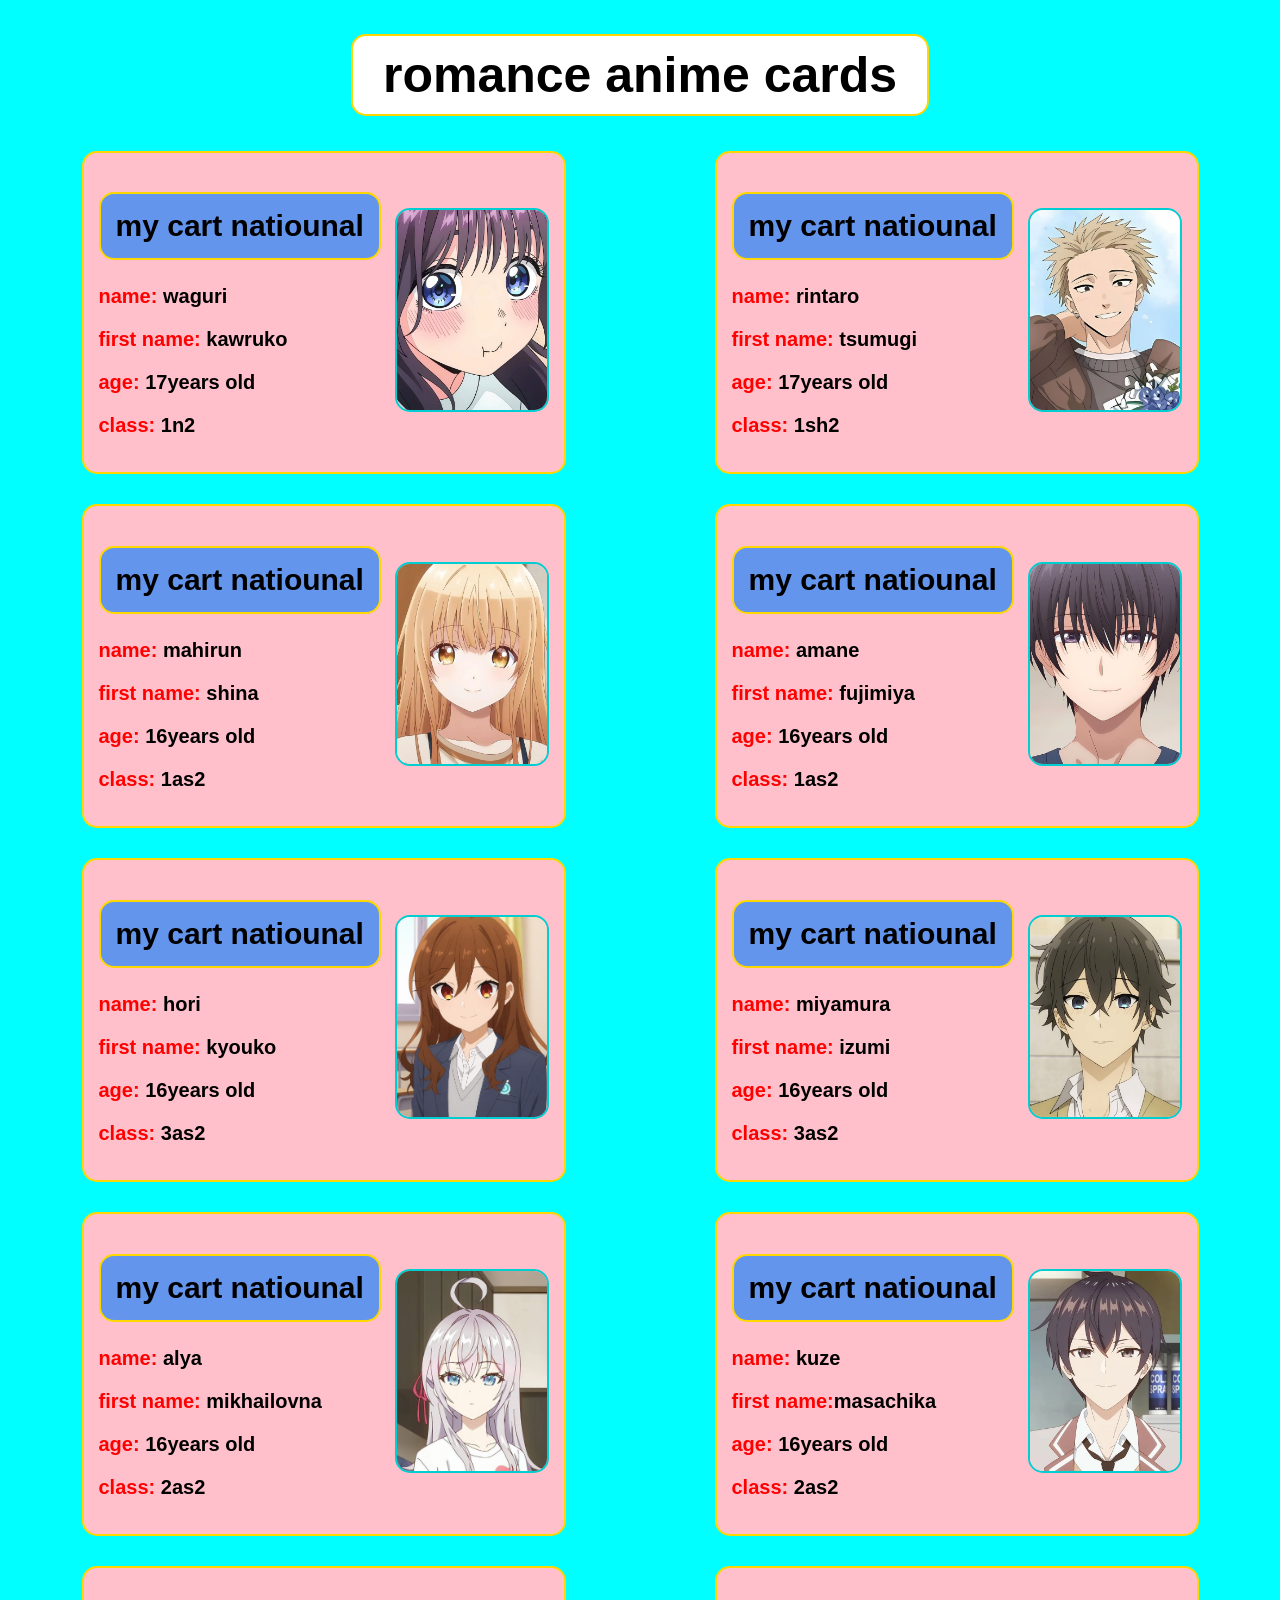
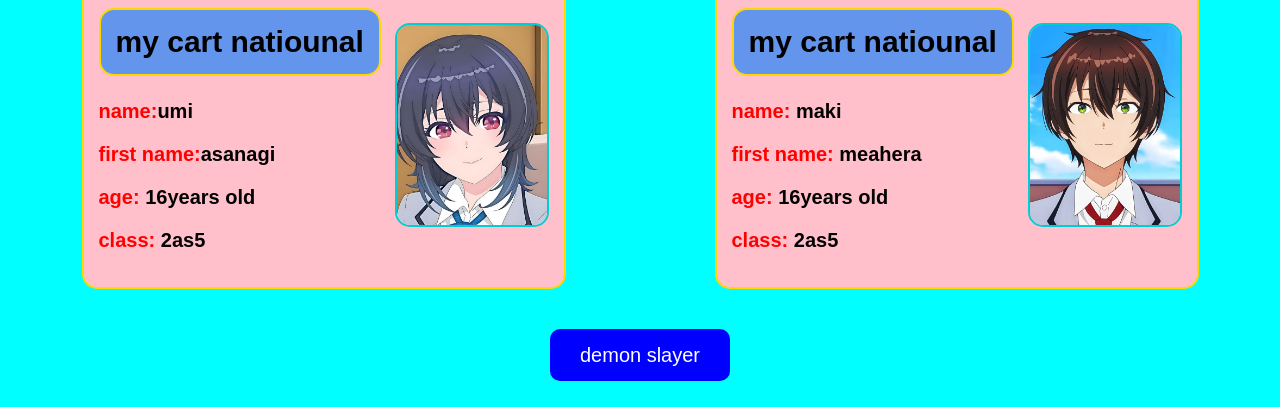
<file: index.html>
<!DOCTYPE html>
<html>
    <head>
        <title> my promier page</title>
        <link rel="stylesheet" href="youcef.css">
    </head>
    <body>
        <h1> romance anime cards</h1>
        <div class="mc">
        <div class="pr">
            <div class="tb">
                <h2>my cart natiounal</h2>
                <p><span class="na">name:</span> waguri</p>
                <p><span class="fn">first name:</span> kawruko</p>
                <p><span class="ag">age:</span> 17years old</p>
                <p><span class="cl">class:</span> 1n2</p>
            </div>
            <div class="ib">
                <img src="wk.jpg" alt="1صورتي">
            </div>
        </div>
        <div class="nb">
            <div class="tb">
                <h2> my cart natiounal</h2>
                <p><span class="na">name:</span> rintaro</p>
                <p><span class="fn">first name:</span> tsumugi</p>
                <p><span class="ag">age:</span> 17years old</p>
                <p><span class="cl">class:</span> 1sh2</p>
            </div>
            <div class="ib">
                <img src="ri.jpg" alt="صورتي2">
            </div>
        </div>
        </div>
        <div class="mc">
        <div class="pr">
        <div class="tb">
            <h2>my cart natiounal</h2>
            <p><span class="na">name:</span> mahirun</p>
            <p><span class="fn">first name:</span> shina</p>
            <p><span class="ag">age:</span> 16years old</p>
            <p><span class="cl">class:</span> 1as2</p>
        </div>
        <div class="ib">
            <img src="ma.jpg" alt="3صورتي">
        </div>
    </div>
    <div class="nb">
        <div class="tb">
            <h2> my cart natiounal</h2>
            <p><span class="na">name:</span> amane</p>
            <p><span class="fn">first name:</span> fujimiya</p>
            <p><span class="ag">age:</span> 16years old</p>
            <p><span class="cl">class:</span> 1as2</p>
        </div>
        <div class="ib">
            <img src="fu.jpg" alt="4صورتي">
        </div>
    </div>
        </div>
        <div class="mc">
            <div class="pr">
            <div class="tb">
                <h2>my cart natiounal</h2>
                <p><span class="na">name:</span> hori</p>
                <p><span class="fn">first name:</span> kyouko</p>
                <p><span class="ag">age:</span> 16years old</p>
                <p><span class="cl">class:</span> 3as2</p>
            </div>
            <div class="ib">
                <img src="ho.jpg" alt="5صورتي">
            </div>
        </div>
        <div class="nb">
            <div class="tb">
                <h2> my cart natiounal</h2>
                <p><span class="na">name:</span> miyamura</p>
                <p><span class="fn">first name:</span> izumi</p>
                <p><span class="ag">age:</span> 16years old</p>
                <p><span class="cl">class:</span> 3as2</p>
            </div>
            <div class="ib">
                <img src="mi.jpg" alt="6صورتي">
            </div>
        </div>
            </div>
            <div class="mc">
                <div class="pr">
                <div class="tb">
                    <h2>my cart natiounal</h2>
                    <p><span class="na">name:</span> alya</p>
                    <p><span class="fn">first name:</span> mikhailovna</p>
                    <p><span class="ag">age:</span> 16years old</p>
                    <p><span class="cl">class:</span> 2as2</p>
                </div>
                <div class="ib">
                    <img src="al.jpg" alt="7صورتي">
                </div>
            </div>
            <div class="nb">
                <div class="tb">
                    <h2> my cart natiounal</h2>
                    <p><span class="na">name:</span> kuze</p>
                    <p><span class="fn">first name:</span>masachika </p>
                    <p><span class="ag">age:</span> 16years old</p>
                    <p><span class="cl">class:</span> 2as2</p>
                </div>
                <div class="ib">
                    <img src="ku.jpg" alt="8صورتي">
                </div>
            </div>
                </div>
                <div class="mc">
                    <div class="pr">
                    <div class="tb">
                        <h2>my cart natiounal</h2>
                        <p><span class="na">name:</span>umi </p>
                        <p><span class="fn">first name:</span>asanagi</p>
                        <p><span class="ag">age:</span> 16years old</p>
                        <p><span class="cl">class:</span> 2as5</p>
                    </div>
                    <div class="ib">
                        <img src="asa.jpg" alt="9صورتي">
                    </div>
                </div>
                <div class="nb">
                    <div class="tb">
                        <h2> my cart natiounal</h2>
                        <p><span class="na">name:</span> maki </p>
                        <p><span class="fn">first name:</span> meahera </p>
                        <p><span class="ag">age:</span> 16years old</p>
                        <p><span class="cl">class:</span> 2as5</p>
                    </div>
                    <div class="ib">
                        <img src="mak.jpg" alt="10صورتي">
                    </div>
                </div>
                    </div>  
                    <div class="npc">
                        <a href="test.html" class="next"> demon slayer</a>
                    </div>
    </body>
</html>
</file>
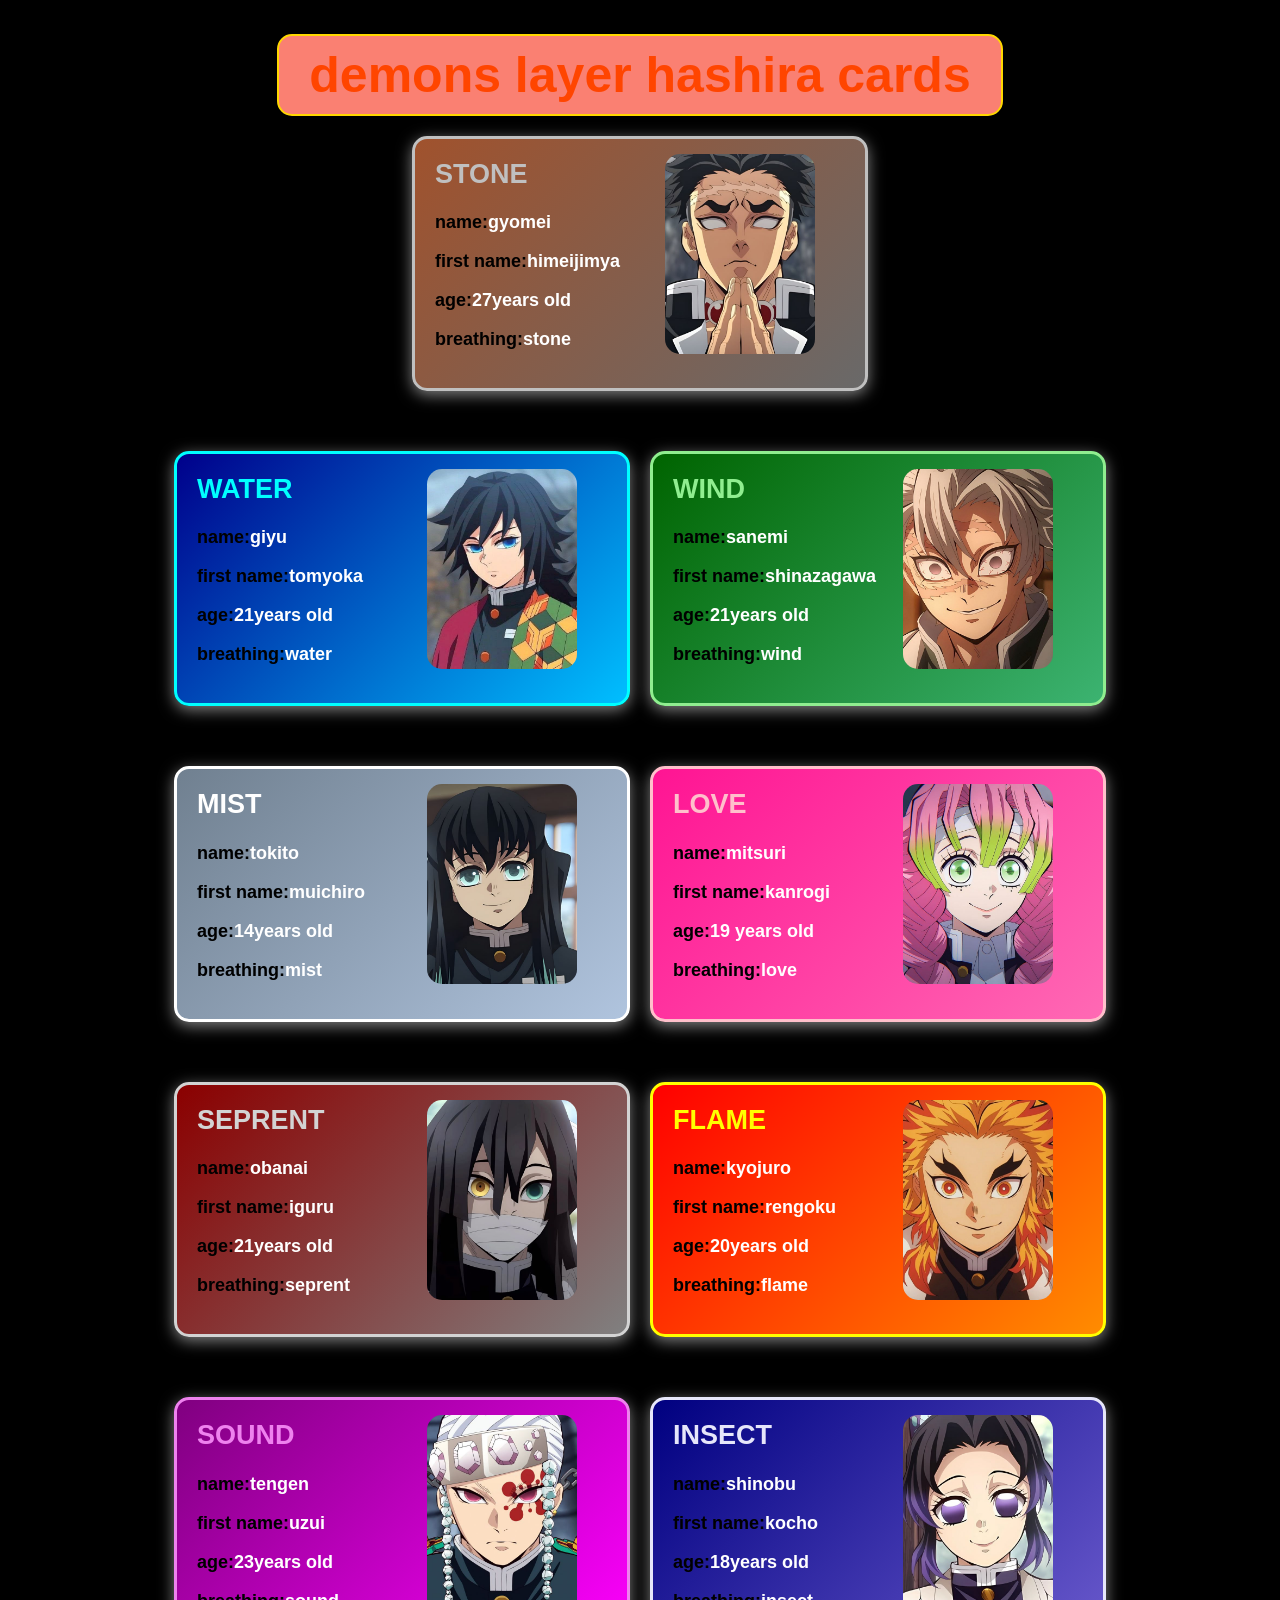
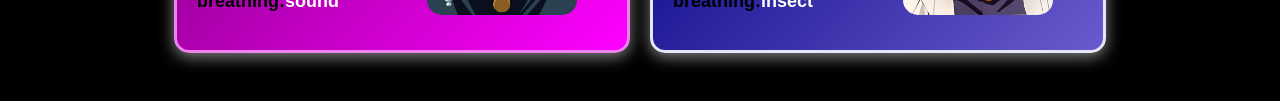
<file: test.html>
<!DOCTYPE html>
<html lang="ar" dir="rtl">
<head>
    <meta charset="UTF-8">
    <title>demonslayer cards</title>
    <link rel="stylesheet" href="test.css">
</head>
<body>
    <h1 class="page-title"> demons layer hashira cards</h1>
    <div class="cop">
        <div class="fr gyomi">
            <div class="tb">
                <h2> stone</h2>
                <p><span class="na"> name:</span>gyomei</p>
                <p><span class="fn"> first name:</span>himeijimya</p>
                <p><span class="ag"> age:</span>27years old</p>
                <p><span class="br"> breathing:</span>stone</p>
            </div>
            <div class="ib">
                <img src="gyomi.jpg" alt="gyomo">
            </div>
        </div>
    </div>
    <div class="cg">
        <div class="fr giyu">
            <div class="tb">
                <h2>water </h2>
                <p><span class="na"> name:</span>giyu</p>
                <p><span class="fn"> first name:</span>tomyoka</p>
                <p><span class="ag"> age:</span>21years old</p>
                <p><span class="br"> breathing:</span>water</p>
            </div>
            <div class="ib">
                <img src="tomyoka.jpg" alt="gyu">
            </div>
        </div>
    <div class="fr sanimi">
        <div class="tb">
            <h2> wind</h2>
            <p><span class="na"> name:</span>sanemi</p>
            <p><span class="fn"> first name:</span>shinazagawa</p>
            <p><span class="ag"> age:</span>21years old</p>
            <p><span class="br"> breathing:</span>wind</p>
        </div>
        <div class="ib">
            <img src="sanimi.jpg" alt="sanimi">
        </div>
    </div>
    <div class="fr tokito">
        <div class="tb">
            <h2> mist</h2>
            <p><span class="na"> name:</span>tokito</p>
            <p><span class="fn"> first name:</span>muichiro</p>
            <p><span class="ag"> age:</span>14years old</p>
            <p><span class="br"> breathing:</span>mist</p>
        </div>
        <div class="ib">
            <img src="tokito.jpg" alt="tokito">
        </div>
    </div>
    <div class="fr mitsuri">
        <div class="tb">
            <h2> love</h2>
            <p><span class="na"> name:</span>mitsuri</p>
            <p><span class="fn"> first name:</span>kanrogi</p>
            <p><span class="ag"> age:</span>19  years old</p>
            <p><span class="br"> breathing:</span>love</p>
        </div>
        <div class="ib">
            <img src="mitsuri.jpg" alt="mitsuri">
        </div>
    </div>
    <div class="fr obanai">
        <div class="tb">
            <h2> seprent</h2>
            <p><span class="na"> name:</span>obanai</p>
            <p><span class="fn"> first name:</span>iguru</p>
            <p><span class="ag"> age:</span>21years old</p>
            <p><span class="br"> breathing:</span>seprent</p>
        </div>
        <div class="ib">
            <img src="obanai.jpg" alt="obanai">
        </div>
    </div>
    <div class="fr kyojuro">
        <div class="tb">
            <h2>flame </h2>
            <p><span class="na"> name:</span>kyojuro</p>
            <p><span class="fn"> first name:</span>rengoku</p>
            <p><span class="ag"> age:</span>20years old</p>
            <p><span class="br"> breathing:</span>flame</p>
        </div>
        <div class="ib">
            <img src="rengoku.jpg" alt="rengoku">
        </div>
    </div>
    <div class="fr tengen">
        <div class="tb">
            <h2>sound </h2>
            <p><span class="na"> name:</span>tengen</p>
            <p><span class="fn"> first name:</span>uzui</p>
            <p><span class="ag"> age:</span>23years old</p>
            <p><span class="br"> breathing:</span>sound</p>
        </div>
        <div class="ib">
            <img src="tengen.jpg" alt="tengen">
        </div>
    </div>
    <div class="fr kocho">
        <div class="tb">
            <h2> insect</h2>
            <p><span class="na"> name:</span>shinobu</p>
            <p><span class="fn"> first name:</span>kocho</p>
            <p><span class="ag"> age:</span>18years old</p>
            <p><span class="br"> breathing:</span>insect</p>
        </div>
        <div class="ib">
            <img src="shinubu.jpg" alt="shinobu">
        </div>
    </div>
    </div>
</body>
</html>
</file>
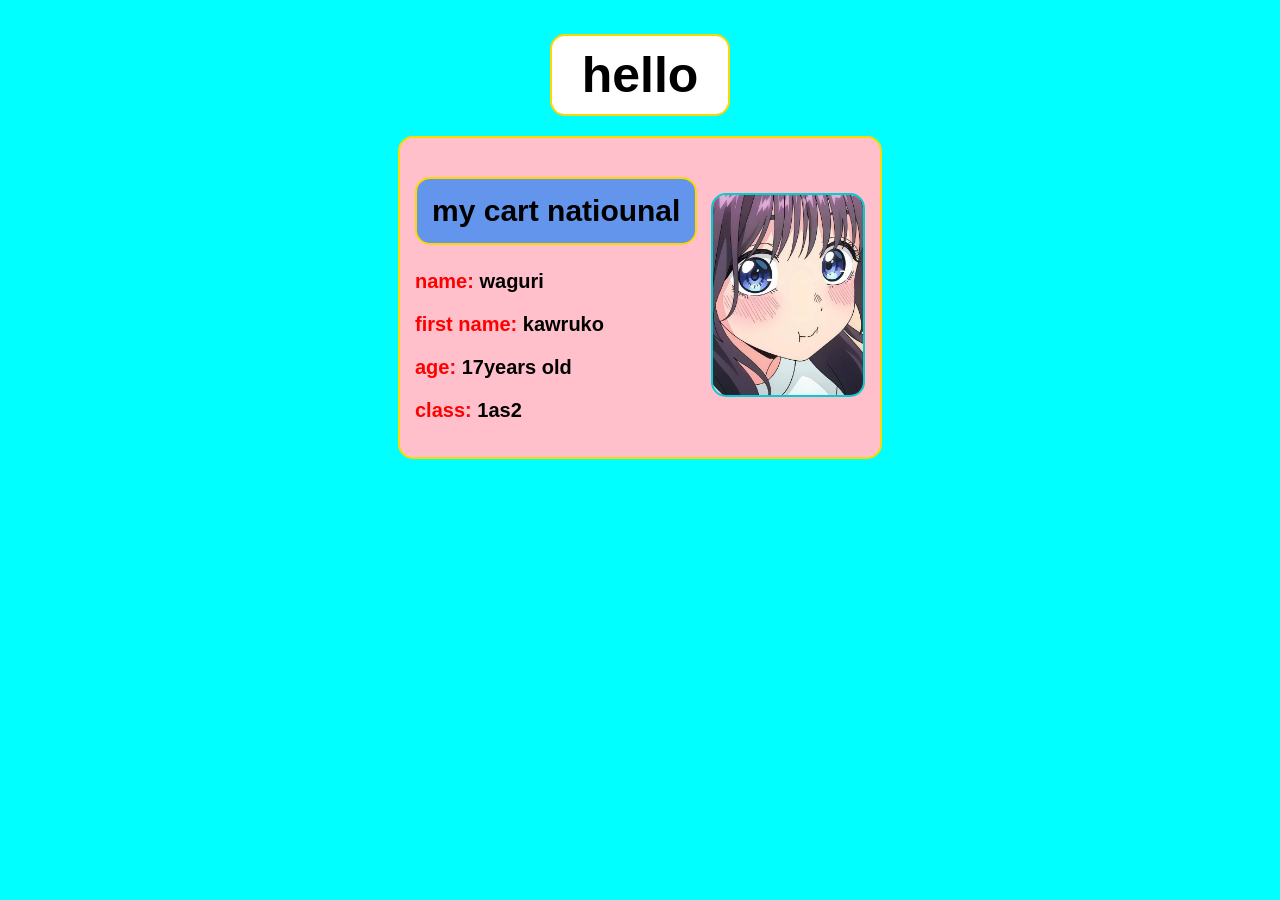
<file: youcef.html>
<!DOCTYPE html>
<html>
    <head>
        <title> fggggggggggggg</title>
        <link rel="stylesheet" href="youcef.css">
    </head>
    <body>
        <h1> hello</h1>
        <div class="pr">
            <div class="tb">
                <h2>my cart natiounal</h2>
                <p><span class="na">name:</span> waguri</p>
                <p><span class="fn">first name:</span> kawruko</p>
                <p><span class="ag">age:</span> 17years old</p>
                <p><span class="cl">class:</span> 1as2</p>
            </div>
            <div class="ib">
                <img src="wk.jpg" alt="صورتي">
            </div>
        
        </div>
    </body>
</html>
</file>
<file: youcef.css>
body{
    background-color: aqua;
    font-family: Arial, Helvetica, sans-serif;
}
h1{
    padding: 10px 30px;
    width: fit-content;
    background-color: white;
    border: 2px solid gold;
    border-radius: 15px;
    font-size: 50px;
    text-align: center;
    margin-left: auto;
    margin-right: auto;
    margin-bottom: 20px;
}
.pr h2{
    padding: 15px;
    background-color: cornflowerblue;
    border: 2px solid gold;
    border-radius: 15px;
}
.pr {
    font-weight: bold;
    display: flex;
    align-items: center;
    justify-content: space-between;
    width: 450px;
    padding: 15px;
    background-color: pink;
    border: 2px solid gold;
    border-radius: 15px;
    margin: 15px auto;
    font-size: 20px;
}
.pr:hover{
    transform: translateY(-8px);
    box-shadow: 0 10px 20px rgba(0, 0, 0, 0.2);
}
.ib img:hover{
    transform: scale(1.03);
    transition: 0.3s ease;
}
.ib img {
    border: 2px solid darkturquoise;
    width: 150px;
    border-radius: 15px;
    height: 200px;
    object-fit: cover;
}
.tb span{
    color: red;
}
.nb {
    font-weight: bold;
    display: flex;
    align-items: center;
    justify-content: space-between;
    width: 450px;
    padding: 15px;
    background-color: pink;
    border: 2px solid gold;
    border-radius: 15px;
    margin: 15px auto;
    font-size: 20px;
}
.nb:hover {
    transform: translateY(-8px);
    box-shadow: 0 10px 20px rgba(0, 0, 0, 0.2);
}
.mc{
    display: flex;
    justify-content: center;
    align-items: flex-start;
    gap: 2px;
}
.tb h2{
    padding: 15px;
    background-color: cornflowerblue;
    border: 2px solid gold;
    border-radius: 15px;  
    flex-wrap: wrap; 
}
.npc{
    text-align: center;
    margin: 40px;
}
.next{
    background-color: blue;
    color: white;
    padding: 15px 30px;
    font-size: 20px;
    text-decoration: none;
    border-radius: 10px;
}
.next:hover{
    background-color: darkblue;
    transform: translateY(-5px);
    border-color: cyan;
    box-shadow: 0 0 20px cyan, 0 0 40px blue;
}
</file>
<file: test.css>
body{
    background-color: black;
    font-family: Arial, Helvetica, sans-serif;
    color: white;
    direction: ltr;
    text-align: left;
    font-weight: bold;
}
.page-title{
    text-align: center;
    color: orangered;
    margin-bottom: 30px;
}
.fr{
    display: flex;
    width: 450px;
    margin: 20px auto;
    border-radius: 15px;
    overflow: hidden;
    box-shadow: 0 4px 15px gray;
    transition: transform 0.3s ease;
}
.fr:hover {
    transform: scale(1.02);
}
.tb{
    flex: 1;
    padding: 20px;
    font-size: 18px;
    font-weight: bold;
}
.tb h2{
    margin-top: 0;
    text-transform: uppercase;
}
.ib{
    width: 200px;
}
.ib img{
    width: 100%;
    height: 200%;
    object-fit: cover;
}
.gyomi {
    background: linear-gradient(135deg, sienna, dimgray);
    border: 3px solid silver;
}
.gyomi h2 {
    color: silver;
}
.sanimi {
    background: linear-gradient(135deg, darkgreen, mediumseagreen);
    border: 3px solid lightgreen;
}
.sanimi h2 {
    color: lightgreen;
}
.giyu {
    background: linear-gradient(135deg, darkblue, deepskyblue);
    border: 3px solid cyan;
}
.giyu h2 {
    color: cyan;
}
.tokito {
    background: linear-gradient(135deg, slategray, lightsteelblue);
    border: 3px solid white;
}
.tokito h2 {
    color: white;
}
.mitsuri {
    background: linear-gradient(135deg, deeppink, hotpink);
    border: 3px solid pink;
}
.mitsuri h2 {
    color: pink;
}
.obanai {
    background: linear-gradient(135deg, darkred, gray);
    border: 3px solid lightgray;
}
.obanai h2 {
    color: lightgray;
}
.kyojuro {
    background: linear-gradient(135deg, red, darkorange);
    border: 3px solid yellow;
}
.kyojuro h2 {
    color: yellow;
}
.tengen {
    background: linear-gradient(135deg, purple, magenta);
    border: 3px solid violet;
}
.tengen h2 {
    color: violet;
}
.kocho {
    background: linear-gradient(135deg, navy, slateblue);
    border: 3px solid lavender;
}
.kocho h2 {
    color: lavender;
}
.ib img {
    width: 150px;
    border-radius: 15px;
    height: 200px;
    object-fit: cover;
    margin-top: 15px;
}
.tb span{
    color: black;
}
.cg{
    display: grid;
    grid-template-columns: repeat(2, 1fr);
    gap: 20px;
    justify-content: center;
    max-width: 900px;
    margin: 0 auto;
    padding: 20px;
}
.page-title{
padding: 10px 30px;
width: fit-content;
background-color: salmon;
border: 2px solid gold;
border-radius: 15px;
font-size: 50px;
text-align: center;
margin-left: auto;
margin-right: auto;
margin-bottom: 20px;
}
.fr {
    transition: all 0.4s ease-in-out;
}

.fr:hover {
    transform: translateY(-8px) scale(1.02);
}
.kyojuro:hover {
    box-shadow: 0 0 25px orangered, 0 0 50px darkorange, 0 0 75px gold, inset 0 0 20px gold;
    border-color: gold;
}
.giyu:hover {
    box-shadow: 0 0 25px deepskyblue, 0 0 50px dodgerblue, 0 0 75px cyan, inset 0 0 20px cyan;
    border-color: cyan;
}
.gyomi:hover {
    box-shadow: 0 0 25px sienna, 0 0 50px gray, 0 0 75px gainsboro, inset 0 0 20px silver;
    border-color: silver;
}
.sanimi:hover {
    box-shadow: 0 0 25px forestgreen, 0 0 50px limegreen, 0 0 75px lightgreen, inset 0 0 20px lightgreen;
    border-color: lightgreen;
}
.tokito:hover {
    box-shadow: 0 0 25px slategray, 0 0 50px lightsteelblue, 0 0 75px white, inset 0 0 20px white;
    border-color: white;
}
.mitsuri:hover {
    box-shadow: 0 0 25px deeppink, 0 0 50px hotpink, 0 0 75px pink, inset 0 0 20px lightpink;
    border-color: pink;
}
.obanai:hover {
    box-shadow: 0 0 25px darkred, 0 0 50px dimgray, 0 0 75px lightgray, inset 0 0 20px lightgray;
    border-color: lightgray;
}
.tengen:hover {
    box-shadow: 0 0 25px purple, 0 0 50px magenta, 0 0 75px violet, inset 0 0 20px violet;
    border-color: violet;
}
.kocho:hover {
    box-shadow: 0 0 25px navy, 0 0 50px slateblue, 0 0 75px lavender, inset 0 0 20px lavender;
    border-color: lavender;
}
</file>
